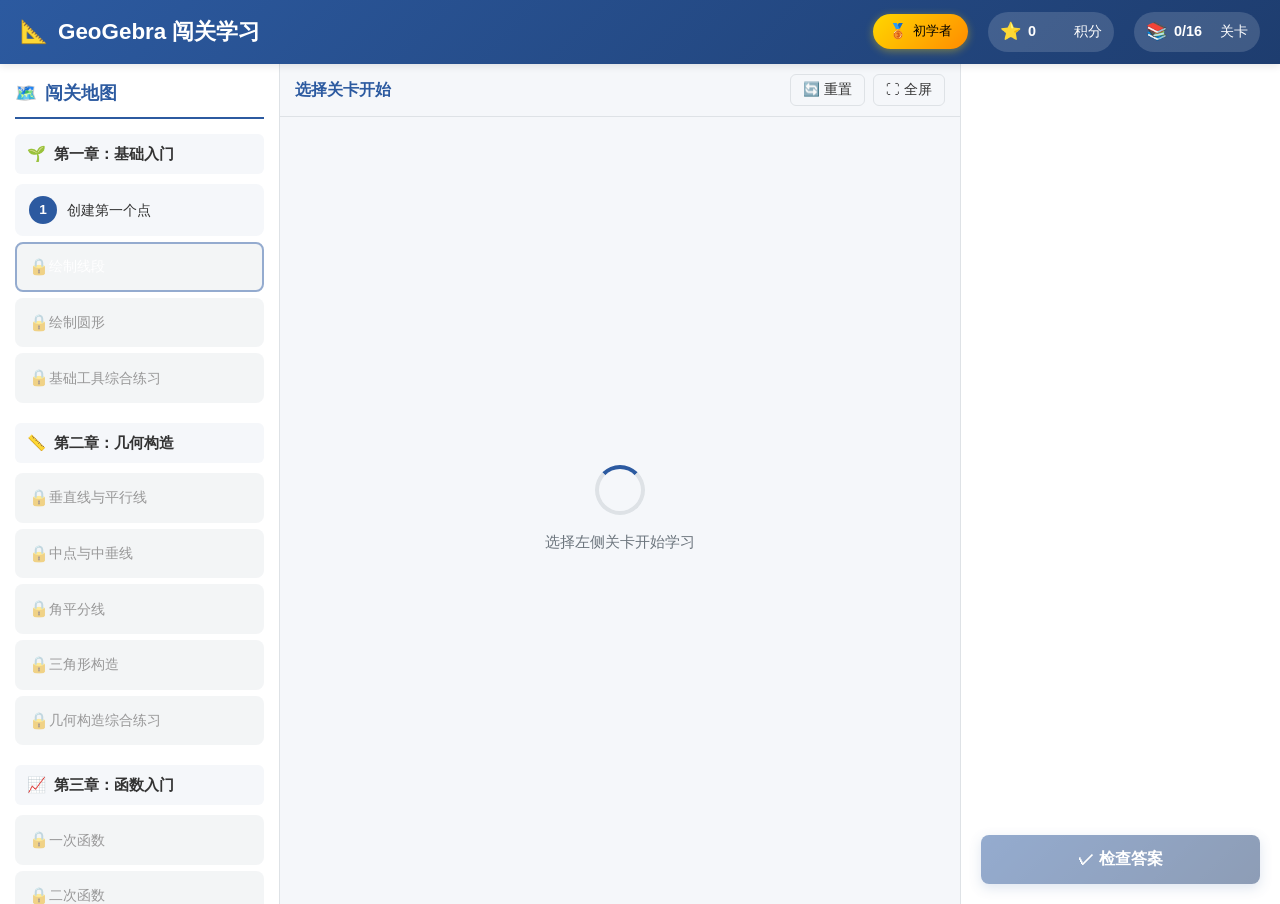
<file: index.html>
<!DOCTYPE html>
<html lang="zh-CN">
<head>
  <meta charset="UTF-8">
  <meta name="viewport" content="width=device-width, initial-scale=1.0">
  <title>GeoGebra 闯关学习 - 游戏化几何课堂</title>
  <link rel="stylesheet" href="css/style.css">
  <meta name="description" content="游戏化 GeoGebra 学习平台，闯关式学习，边玩边学几何知识">
  <meta name="theme-color" content="#2c5aa0">
  <link rel="manifest" href="manifest.json">
  <link rel="icon" href="data:image/svg+xml,<svg xmlns='http://www.w3.org/2000/svg' viewBox='0 0 100 100'><text y='.9em' font-size='90'>📐</text></svg>">
  <style>
    /* 考试系统风格配色 */
    :root {
      --primary-color: #2c5aa0;
      --primary-dark: #1e3d6f;
      --primary-light: #4a7bc9;
      --success-color: #28a745;
      --warning-color: #ffc107;
      --danger-color: #dc3545;
      --info-color: #17a2b8;
      --bg-color: #f5f7fa;
      --card-bg: #ffffff;
      --text-color: #333333;
      --text-muted: #6c757d;
      --border-color: #dee2e6;
      --shadow: 0 2px 8px rgba(0,0,0,0.1);
      --shadow-lg: 0 4px 16px rgba(0,0,0,0.15);
    }

    * {
      margin: 0;
      padding: 0;
      box-sizing: border-box;
    }

    body {
      font-family: 'Microsoft YaHei', 'PingFang SC', 'Helvetica Neue', Arial, sans-serif;
      background: var(--bg-color);
      color: var(--text-color);
      line-height: 1.6;
      overflow: hidden;
    }

    /* 顶部用户信息栏 */
    .header-bar {
      background: linear-gradient(135deg, var(--primary-color), var(--primary-dark));
      color: white;
      padding: 12px 20px;
      display: flex;
      justify-content: space-between;
      align-items: center;
      box-shadow: var(--shadow);
      z-index: 100;
      position: relative;
    }

    .header-bar h1 {
      font-size: 1.4em;
      font-weight: 600;
      display: flex;
      align-items: center;
      gap: 10px;
    }

    .user-stats {
      display: flex;
      gap: 20px;
      align-items: center;
    }

    .stat-badge {
      display: flex;
      align-items: center;
      gap: 6px;
      background: rgba(255,255,255,0.15);
      padding: 6px 12px;
      border-radius: 20px;
      font-size: 0.9em;
    }

    .stat-badge .icon {
      font-size: 1.2em;
    }

    .stat-badge .value {
      font-weight: 600;
      min-width: 40px;
    }

    .level-badge {
      background: linear-gradient(135deg, #ffd700, #ff8c00);
      color: #000;
      padding: 6px 16px;
      border-radius: 20px;
      font-weight: 600;
      font-size: 0.9em;
      display: flex;
      align-items: center;
      gap: 6px;
      box-shadow: 0 2px 8px rgba(255,215,0,0.4);
    }

    /* 主容器 */
    .container {
      display: grid;
      grid-template-columns: 280px 1fr 320px;
      grid-template-rows: 1fr;
      height: calc(100vh - 60px);
      gap: 0;
    }

    /* 左侧关卡面板 */
    .level-panel {
      background: var(--card-bg);
      border-right: 1px solid var(--border-color);
      overflow-y: auto;
      padding: 15px;
    }

    .panel-title {
      font-size: 1.1em;
      font-weight: 600;
      color: var(--primary-color);
      margin-bottom: 15px;
      padding-bottom: 10px;
      border-bottom: 2px solid var(--primary-color);
      display: flex;
      align-items: center;
      gap: 8px;
    }

    .chapter-section {
      margin-bottom: 20px;
    }

    .chapter-title {
      font-size: 0.95em;
      font-weight: 600;
      color: var(--text-color);
      background: var(--bg-color);
      padding: 8px 12px;
      border-radius: 6px;
      margin-bottom: 10px;
      display: flex;
      align-items: center;
      gap: 8px;
    }

    .level-list {
      list-style: none;
    }

    .level-item {
      display: flex;
      align-items: center;
      padding: 10px 12px;
      margin-bottom: 6px;
      background: var(--bg-color);
      border-radius: 8px;
      cursor: pointer;
      transition: all 0.2s;
      border: 2px solid transparent;
    }

    .level-item:hover {
      background: var(--primary-light);
      color: white;
      transform: translateX(4px);
    }

    .level-item.active {
      border-color: var(--primary-color);
      background: var(--primary-light);
      color: white;
    }

    .level-item.locked {
      opacity: 0.5;
      cursor: not-allowed;
      background: #e9ecef;
    }

    .level-item.locked:hover {
      transform: none;
      background: #e9ecef;
    }

    .level-number {
      width: 28px;
      height: 28px;
      border-radius: 50%;
      background: var(--primary-color);
      color: white;
      display: flex;
      align-items: center;
      justify-content: center;
      font-weight: 600;
      font-size: 0.85em;
      margin-right: 10px;
      flex-shrink: 0;
    }

    .level-item.locked .level-number {
      background: #adb5bd;
    }

    .level-info {
      flex: 1;
      min-width: 0;
    }

    .level-name {
      font-size: 0.9em;
      font-weight: 500;
      white-space: nowrap;
      overflow: hidden;
      text-overflow: ellipsis;
    }

    .level-stars {
      font-size: 0.75em;
      color: #ffc107;
      margin-top: 2px;
    }

    .level-item.locked .level-stars {
      color: #adb5bd;
    }

    .lock-icon {
      font-size: 1em;
      color: #adb5bd;
    }

    /* 中间 GeoGebra 区域 */
    .geogebra-area {
      background: #fff;
      position: relative;
      display: flex;
      flex-direction: column;
    }

    .geogebra-header {
      background: var(--bg-color);
      padding: 10px 15px;
      border-bottom: 1px solid var(--border-color);
      display: flex;
      justify-content: space-between;
      align-items: center;
    }

    .geogebra-title {
      font-weight: 600;
      color: var(--primary-color);
    }

    .geogebra-actions {
      display: flex;
      gap: 8px;
    }

    .ggb-btn {
      padding: 6px 12px;
      border: none;
      border-radius: 6px;
      cursor: pointer;
      font-size: 0.85em;
      font-weight: 500;
      transition: all 0.2s;
      display: flex;
      align-items: center;
      gap: 5px;
    }

    .ggb-btn-primary {
      background: var(--primary-color);
      color: white;
    }

    .ggb-btn-primary:hover {
      background: var(--primary-dark);
    }

    .ggb-btn-secondary {
      background: var(--bg-color);
      color: var(--text-color);
      border: 1px solid var(--border-color);
    }

    .ggb-btn-secondary:hover {
      background: var(--border-color);
    }

    #geogebra-container {
      flex: 1;
      min-height: 0;
      position: relative;
    }

    .ggb-loading {
      position: absolute;
      top: 0;
      left: 0;
      right: 0;
      bottom: 0;
      display: flex;
      flex-direction: column;
      align-items: center;
      justify-content: center;
      background: var(--bg-color);
      z-index: 10;
    }

    .spinner {
      width: 50px;
      height: 50px;
      border: 4px solid var(--border-color);
      border-top-color: var(--primary-color);
      border-radius: 50%;
      animation: spin 1s linear infinite;
    }

    @keyframes spin {
      to { transform: rotate(360deg); }
    }

    .loading-text {
      margin-top: 15px;
      color: var(--text-muted);
      font-size: 0.95em;
    }

    /* 右侧任务面板 */
    .task-panel {
      background: var(--card-bg);
      border-left: 1px solid var(--border-color);
      overflow-y: auto;
      padding: 20px;
      display: flex;
      flex-direction: column;
    }

    .task-header {
      margin-bottom: 20px;
    }

    .task-chapter {
      font-size: 0.85em;
      color: var(--text-muted);
      text-transform: uppercase;
      letter-spacing: 1px;
      margin-bottom: 5px;
    }

    .task-title {
      font-size: 1.3em;
      font-weight: 600;
      color: var(--primary-color);
      margin-bottom: 10px;
    }

    .task-progress {
      display: flex;
      align-items: center;
      gap: 10px;
      font-size: 0.9em;
      color: var(--text-muted);
    }

    .progress-dots {
      display: flex;
      gap: 4px;
    }

    .progress-dot {
      width: 10px;
      height: 10px;
      border-radius: 50%;
      background: var(--border-color);
      transition: all 0.3s;
    }

    .progress-dot.active {
      background: var(--primary-color);
      transform: scale(1.2);
    }

    .progress-dot.completed {
      background: var(--success-color);
    }

    .task-instruction {
      background: linear-gradient(135deg, #f8f9fa, #e9ecef);
      padding: 15px;
      border-radius: 8px;
      border-left: 4px solid var(--primary-color);
      margin-bottom: 20px;
      font-size: 0.95em;
      line-height: 1.7;
    }

    .task-instruction strong {
      color: var(--primary-color);
    }

    .feedback-section {
      margin-bottom: 20px;
      min-height: 60px;
    }

    .feedback {
      padding: 12px 15px;
      border-radius: 8px;
      font-weight: 500;
      display: flex;
      align-items: center;
      gap: 10px;
      animation: slideIn 0.3s ease;
    }

    @keyframes slideIn {
      from {
        opacity: 0;
        transform: translateY(-10px);
      }
      to {
        opacity: 1;
        transform: translateY(0);
      }
    }

    .feedback.success {
      background: #d4edda;
      color: #155724;
      border: 1px solid #c3e6cb;
    }

    .feedback.error {
      background: #f8d7da;
      color: #721c24;
      border: 1px solid #f5c6cb;
    }

    .feedback.hint {
      background: #fff3cd;
      color: #856404;
      border: 1px solid #ffeeba;
    }

    .hint-section {
      background: var(--bg-color);
      padding: 15px;
      border-radius: 8px;
      margin-bottom: 20px;
    }

    .hint-title {
      font-size: 0.95em;
      font-weight: 600;
      color: var(--primary-color);
      margin-bottom: 10px;
      display: flex;
      align-items: center;
      gap: 6px;
    }

    .hint-buttons {
      display: flex;
      flex-direction: column;
      gap: 8px;
    }

    .hint-btn {
      padding: 10px 15px;
      border: 2px solid var(--border-color);
      background: white;
      border-radius: 8px;
      cursor: pointer;
      font-size: 0.9em;
      font-weight: 500;
      transition: all 0.2s;
      text-align: left;
      display: flex;
      align-items: center;
      gap: 10px;
    }

    .hint-btn:hover:not(:disabled) {
      border-color: var(--primary-color);
      background: var(--bg-color);
    }

    .hint-btn:disabled {
      opacity: 0.5;
      cursor: not-allowed;
      background: var(--bg-color);
    }

    .hint-btn.used {
      border-color: var(--success-color);
      background: #d4edda;
      color: #155724;
    }

    .hint-cost {
      margin-left: auto;
      font-size: 0.85em;
      color: var(--warning-color);
      font-weight: 600;
    }

    .action-buttons {
      margin-top: auto;
      display: flex;
      flex-direction: column;
      gap: 10px;
    }

    .btn {
      padding: 14px 20px;
      border: none;
      border-radius: 8px;
      cursor: pointer;
      font-size: 1em;
      font-weight: 600;
      transition: all 0.2s;
      display: flex;
      align-items: center;
      justify-content: center;
      gap: 8px;
    }

    .btn:disabled {
      opacity: 0.5;
      cursor: not-allowed;
    }

    .btn-primary {
      background: linear-gradient(135deg, var(--primary-color), var(--primary-dark));
      color: white;
      box-shadow: 0 4px 12px rgba(44,90,160,0.3);
    }

    .btn-primary:hover:not(:disabled) {
      transform: translateY(-2px);
      box-shadow: 0 6px 16px rgba(44,90,160,0.4);
    }

    .btn-success {
      background: linear-gradient(135deg, var(--success-color), #1e7e34);
      color: white;
    }

    .btn-warning {
      background: linear-gradient(135deg, var(--warning-color), #e0a800);
      color: #000;
    }

    /* 模态框 */
    .modal {
      display: none;
      position: fixed;
      top: 0;
      left: 0;
      right: 0;
      bottom: 0;
      background: rgba(0,0,0,0.6);
      z-index: 1000;
      align-items: center;
      justify-content: center;
    }

    .modal.show {
      display: flex;
      animation: fadeIn 0.3s ease;
    }

    @keyframes fadeIn {
      from { opacity: 0; }
      to { opacity: 1; }
    }

    .modal-content {
      background: white;
      padding: 40px;
      border-radius: 16px;
      max-width: 500px;
      width: 90%;
      text-align: center;
      box-shadow: var(--shadow-lg);
      animation: scaleIn 0.3s ease;
    }

    @keyframes scaleIn {
      from {
        opacity: 0;
        transform: scale(0.9);
      }
      to {
        opacity: 1;
        transform: scale(1);
      }
    }

    .modal-title {
      font-size: 1.8em;
      font-weight: 600;
      color: var(--primary-color);
      margin-bottom: 20px;
    }

    .modal-stars {
      font-size: 3em;
      margin-bottom: 20px;
    }

    .modal-score {
      font-size: 1.5em;
      color: var(--primary-color);
      font-weight: 600;
      margin-bottom: 15px;
    }

    .modal-message {
      font-size: 1.1em;
      color: var(--text-muted);
      margin-bottom: 25px;
      line-height: 1.6;
    }

    /* 升级动画 */
    .level-up-animation {
      position: fixed;
      top: 50%;
      left: 50%;
      transform: translate(-50%, -50%);
      z-index: 2000;
      text-align: center;
      pointer-events: none;
    }

    .level-up-text {
      font-size: 3em;
      font-weight: 700;
      color: #ffd700;
      text-shadow: 0 4px 16px rgba(255,215,0,0.5);
      animation: levelUpBounce 0.8s ease;
    }

    @keyframes levelUpBounce {
      0% { transform: scale(0); opacity: 0; }
      50% { transform: scale(1.2); opacity: 1; }
      100% { transform: scale(1); opacity: 1; }
    }

    /* 滚动条样式 */
    ::-webkit-scrollbar {
      width: 8px;
      height: 8px;
    }

    ::-webkit-scrollbar-track {
      background: var(--bg-color);
    }

    ::-webkit-scrollbar-thumb {
      background: var(--border-color);
      border-radius: 4px;
    }

    ::-webkit-scrollbar-thumb:hover {
      background: var(--text-muted);
    }

    /* 响应式 */
    @media (max-width: 1200px) {
      .container {
        grid-template-columns: 240px 1fr 280px;
      }
    }

    @media (max-width: 992px) {
      .container {
        grid-template-columns: 1fr;
        grid-template-rows: auto 400px auto;
        height: auto;
        overflow-y: auto;
      }

      .level-panel,
      .task-panel {
        max-height: 300px;
      }
    }
  </style>
</head>
<body>
  <!-- 顶部用户信息栏 -->
  <header class="header-bar">
    <h1>
      <span>📐</span>
      <span>GeoGebra 闯关学习</span>
    </h1>
    <div class="user-stats">
      <div class="level-badge" id="user-level">
        <span class="icon">🏅</span>
        <span class="level-name">初学者</span>
      </div>
      <div class="stat-badge">
        <span class="icon">⭐</span>
        <span class="value" id="user-score">0</span>
        <span>积分</span>
      </div>
      <div class="stat-badge">
        <span class="icon">📚</span>
        <span class="value" id="user-progress">0/20</span>
        <span>关卡</span>
      </div>
    </div>
  </header>

  <!-- 主容器 -->
  <div class="container">
    <!-- 左侧关卡面板 -->
    <aside class="level-panel">
      <div class="panel-title">
        <span>🗺️</span>
        <span>闯关地图</span>
      </div>
      <div id="level-list">
        <div style="text-align:center;padding:40px;color:#999;">
          <div class="spinner" style="width:30px;height:30px;margin:0 auto 15px;"></div>
          <div>正在加载关卡...</div>
        </div>
      </div>
    </aside>

    <!-- 中间 GeoGebra 区域 -->
    <main class="geogebra-area">
      <div class="geogebra-header">
        <div class="geogebra-title" id="current-level-title">选择关卡开始</div>
        <div class="geogebra-actions">
          <button class="ggb-btn ggb-btn-secondary" onclick="app.resetGeoGebra()" title="重置画布">
            🔄 重置
          </button>
          <button class="ggb-btn ggb-btn-secondary" onclick="app.toggleFullscreen()" title="全屏">
            ⛶ 全屏
          </button>
        </div>
      </div>
      <div id="geogebra-container">
        <div class="ggb-loading">
          <div class="spinner"></div>
          <div class="loading-text">选择左侧关卡开始学习</div>
        </div>
      </div>
    </main>

    <!-- 右侧任务面板 -->
    <aside class="task-panel">
      <div class="task-header" id="task-header" style="display:none;">
        <div class="task-chapter" id="task-chapter">第一章</div>
        <div class="task-title" id="task-title">任务标题</div>
        <div class="task-progress">
          <div class="progress-dots" id="progress-dots"></div>
          <span id="task-progress-text">1/3</span>
        </div>
      </div>

      <div class="task-instruction" id="task-instruction" style="display:none;">
        任务说明内容
      </div>

      <div class="feedback-section" id="feedback-section"></div>

      <div class="hint-section" id="hint-section" style="display:none;">
        <div class="hint-title">💡 提示</div>
        <div class="hint-buttons" id="hint-buttons"></div>
      </div>

      <div class="action-buttons">
        <button class="btn btn-primary" id="check-btn" disabled onclick="app.checkAnswer()">
          ✓ 检查答案
        </button>
        <button class="btn btn-success" id="next-btn" style="display:none;" onclick="app.nextTask()">
          ➜ 下一关
        </button>
      </div>
    </aside>
  </div>

  <!-- 完成模态框 -->
  <div class="modal" id="completion-modal">
    <div class="modal-content">
      <div class="modal-title" id="modal-title">🎉 关卡完成！</div>
      <div class="modal-stars" id="modal-stars">⭐⭐⭐</div>
      <div class="modal-score" id="modal-score">得分：100</div>
      <div class="modal-message" id="modal-message">太棒了！继续加油！</div>
      <button class="btn btn-primary" onclick="app.closeModal()" style="margin:0 auto;">
        ✓ 继续闯关
      </button>
    </div>
  </div>

  <!-- 升级动画 -->
  <div class="level-up-animation" id="level-up-animation" style="display:none;">
    <div class="level-up-text">🎉 升级啦！</div>
  </div>

  <!-- JavaScript -->
  <script src="js/geogebra-safe-api.js"></script>
  <script src="js/app.js"></script>

  <script>
    // 离线检测
    window.addEventListener('online', () => {
      console.log('网络已连接');
    });

    window.addEventListener('offline', () => {
      console.log('网络已断开 - 离线模式可用');
    });
  </script>
</body>
</html>
</file>
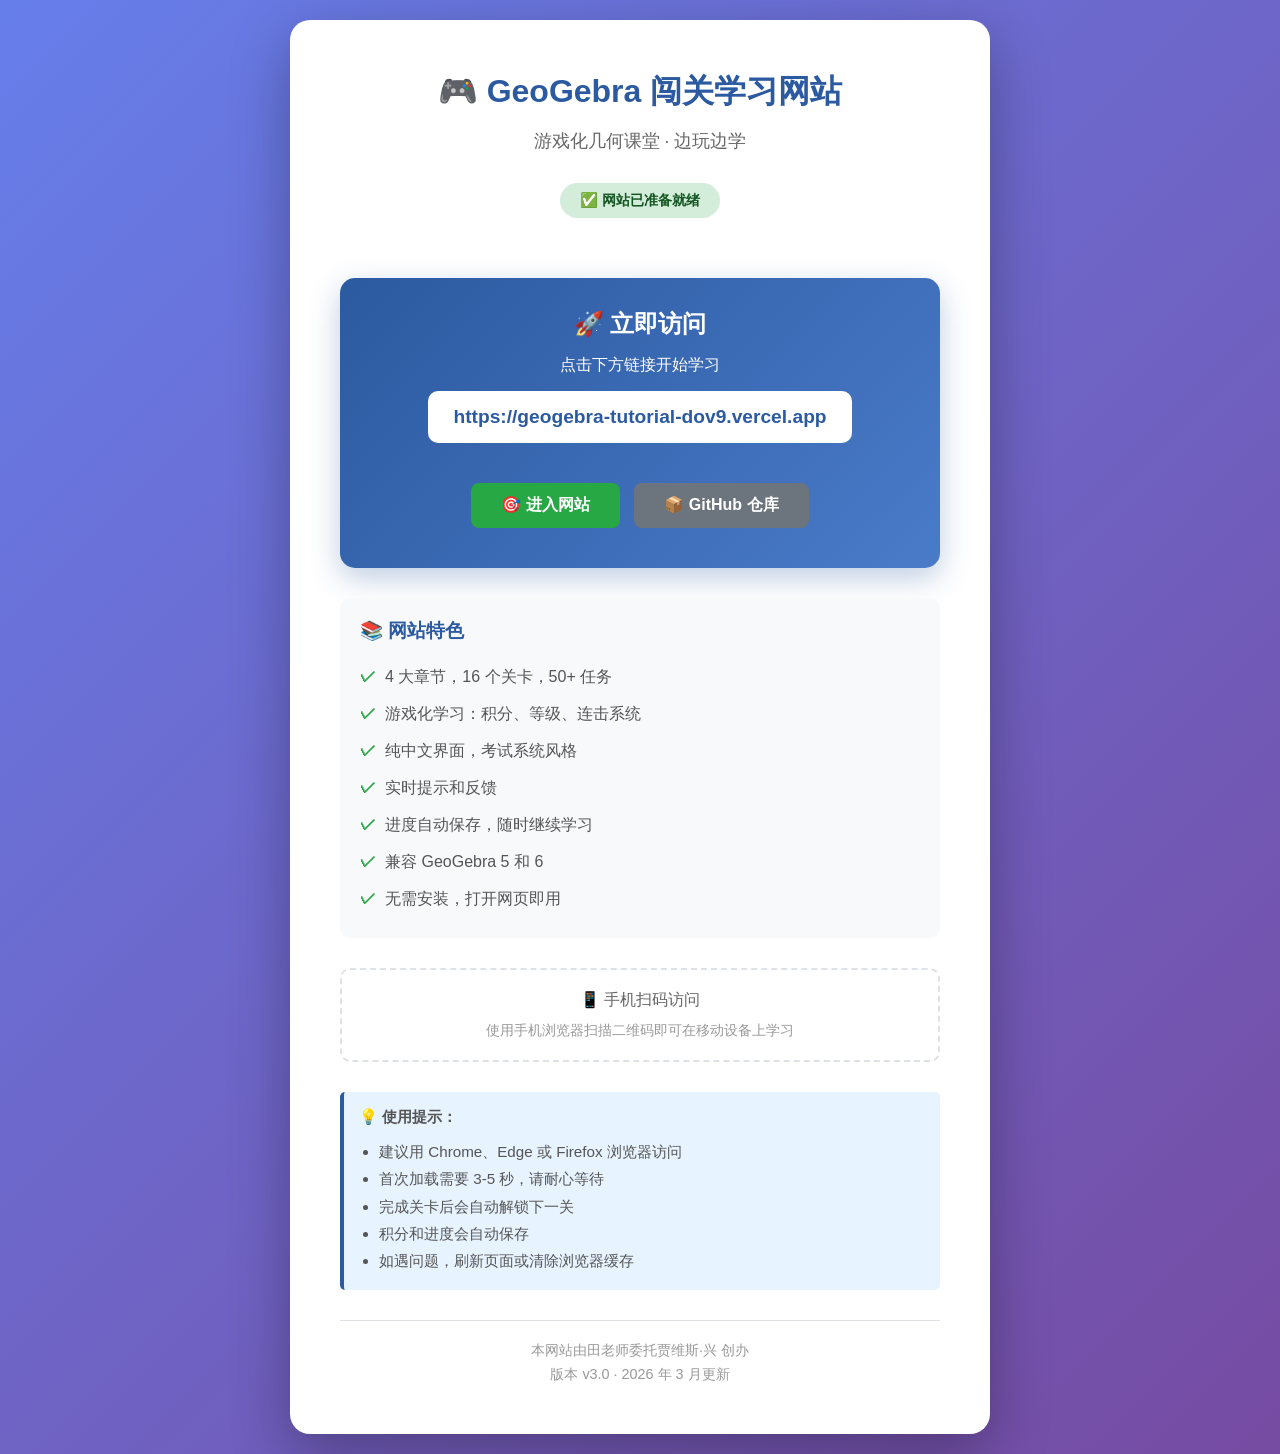
<file: index-access.html>
<!DOCTYPE html>
<html lang="zh-CN">
<head>
  <meta charset="UTF-8">
  <meta name="viewport" content="width=device-width, initial-scale=1.0">
  <title>GeoGebra 闯关学习网站 - 访问入口</title>
  <style>
    * { margin: 0; padding: 0; box-sizing: border-box; }
    body {
      font-family: 'Microsoft YaHei', 'PingFang SC', sans-serif;
      background: linear-gradient(135deg, #667eea 0%, #764ba2 100%);
      min-height: 100vh;
      display: flex;
      align-items: center;
      justify-content: center;
      padding: 20px;
    }
    .container {
      background: white;
      border-radius: 20px;
      padding: 50px;
      max-width: 700px;
      width: 100%;
      box-shadow: 0 20px 60px rgba(0,0,0,0.3);
      text-align: center;
    }
    h1 {
      font-size: 2em;
      color: #2c5aa0;
      margin-bottom: 15px;
    }
    .subtitle {
      font-size: 1.1em;
      color: #666;
      margin-bottom: 30px;
    }
    .status {
      display: inline-block;
      padding: 8px 20px;
      border-radius: 20px;
      font-size: 0.9em;
      font-weight: 600;
      margin-bottom: 30px;
    }
    .status.ready {
      background: #d4edda;
      color: #155724;
    }
    .status.deploying {
      background: #fff3cd;
      color: #856404;
    }
    .access-card {
      background: linear-gradient(135deg, #2c5aa0, #4a7bc9);
      color: white;
      padding: 30px;
      border-radius: 15px;
      margin: 30px 0;
      box-shadow: 0 10px 30px rgba(44,90,160,0.3);
    }
    .access-card h2 {
      font-size: 1.5em;
      margin-bottom: 15px;
    }
    .access-link {
      background: white;
      color: #2c5aa0;
      padding: 15px 25px;
      border-radius: 10px;
      font-size: 1.2em;
      font-weight: 600;
      text-decoration: none;
      display: inline-block;
      margin: 15px 0;
      transition: all 0.3s;
      word-break: break-all;
    }
    .access-link:hover {
      transform: translateY(-2px);
      box-shadow: 0 5px 20px rgba(255,255,255,0.3);
    }
    .features {
      text-align: left;
      margin: 30px 0;
      padding: 20px;
      background: #f8f9fa;
      border-radius: 10px;
    }
    .features h3 {
      color: #2c5aa0;
      margin-bottom: 15px;
    }
    .features ul {
      list-style: none;
      padding-left: 0;
    }
    .features li {
      padding: 8px 0;
      padding-left: 25px;
      position: relative;
      color: #555;
    }
    .features li::before {
      content: "✓";
      position: absolute;
      left: 0;
      color: #28a745;
      font-weight: 700;
    }
    .qr-section {
      margin: 30px 0;
      padding: 20px;
      background: #fff;
      border: 2px dashed #dee2e6;
      border-radius: 10px;
    }
    .btn {
      display: inline-block;
      padding: 12px 30px;
      background: #28a745;
      color: white;
      text-decoration: none;
      border-radius: 8px;
      font-weight: 600;
      margin: 10px 5px;
      transition: all 0.3s;
    }
    .btn:hover {
      background: #218838;
      transform: translateY(-2px);
    }
    .btn-secondary {
      background: #6c757d;
    }
    .btn-secondary:hover {
      background: #5a6268;
    }
    .note {
      margin-top: 20px;
      padding: 15px;
      background: #e7f3ff;
      border-left: 4px solid #2c5aa0;
      border-radius: 5px;
      text-align: left;
      font-size: 0.95em;
      color: #555;
    }
    .footer {
      margin-top: 30px;
      padding-top: 20px;
      border-top: 1px solid #dee2e6;
      color: #999;
      font-size: 0.9em;
    }
  </style>
</head>
<body>
  <div class="container">
    <h1>🎮 GeoGebra 闯关学习网站</h1>
    <p class="subtitle">游戏化几何课堂 · 边玩边学</p>
    
    <div class="status ready">✅ 网站已准备就绪</div>
    
    <div class="access-card">
      <h2>🚀 立即访问</h2>
      <p>点击下方链接开始学习</p>
      <a href="https://geogebra-tutorial-dov9.vercel.app" class="access-link" target="_blank">
        https://geogebra-tutorial-dov9.vercel.app
      </a>
      <div style="margin-top: 15px;">
        <a href="https://geogebra-tutorial-dov9.vercel.app" class="btn" target="_blank">
          🎯 进入网站
        </a>
        <a href="https://github.com/Hcyztyx/geogebra-tutorial" class="btn btn-secondary" target="_blank">
          📦 GitHub 仓库
        </a>
      </div>
    </div>
    
    <div class="features">
      <h3>📚 网站特色</h3>
      <ul>
        <li>4 大章节，16 个关卡，50+ 任务</li>
        <li>游戏化学习：积分、等级、连击系统</li>
        <li>纯中文界面，考试系统风格</li>
        <li>实时提示和反馈</li>
        <li>进度自动保存，随时继续学习</li>
        <li>兼容 GeoGebra 5 和 6</li>
        <li>无需安装，打开网页即用</li>
      </ul>
    </div>
    
    <div class="qr-section">
      <p style="color: #666; margin-bottom: 10px;">📱 手机扫码访问</p>
      <div style="font-size: 0.9em; color: #999;">
        使用手机浏览器扫描二维码即可在移动设备上学习
      </div>
    </div>
    
    <div class="note">
      <strong>💡 使用提示：</strong>
      <ul style="margin-top: 10px; padding-left: 20px; line-height: 1.8;">
        <li>建议用 Chrome、Edge 或 Firefox 浏览器访问</li>
        <li>首次加载需要 3-5 秒，请耐心等待</li>
        <li>完成关卡后会自动解锁下一关</li>
        <li>积分和进度会自动保存</li>
        <li>如遇问题，刷新页面或清除浏览器缓存</li>
      </ul>
    </div>
    
    <div class="footer">
      <p>本网站由田老师委托贾维斯·兴 创办</p>
      <p style="margin-top: 5px;">版本 v3.0 · 2026 年 3 月更新</p>
    </div>
  </div>
</body>
</html>
</file>
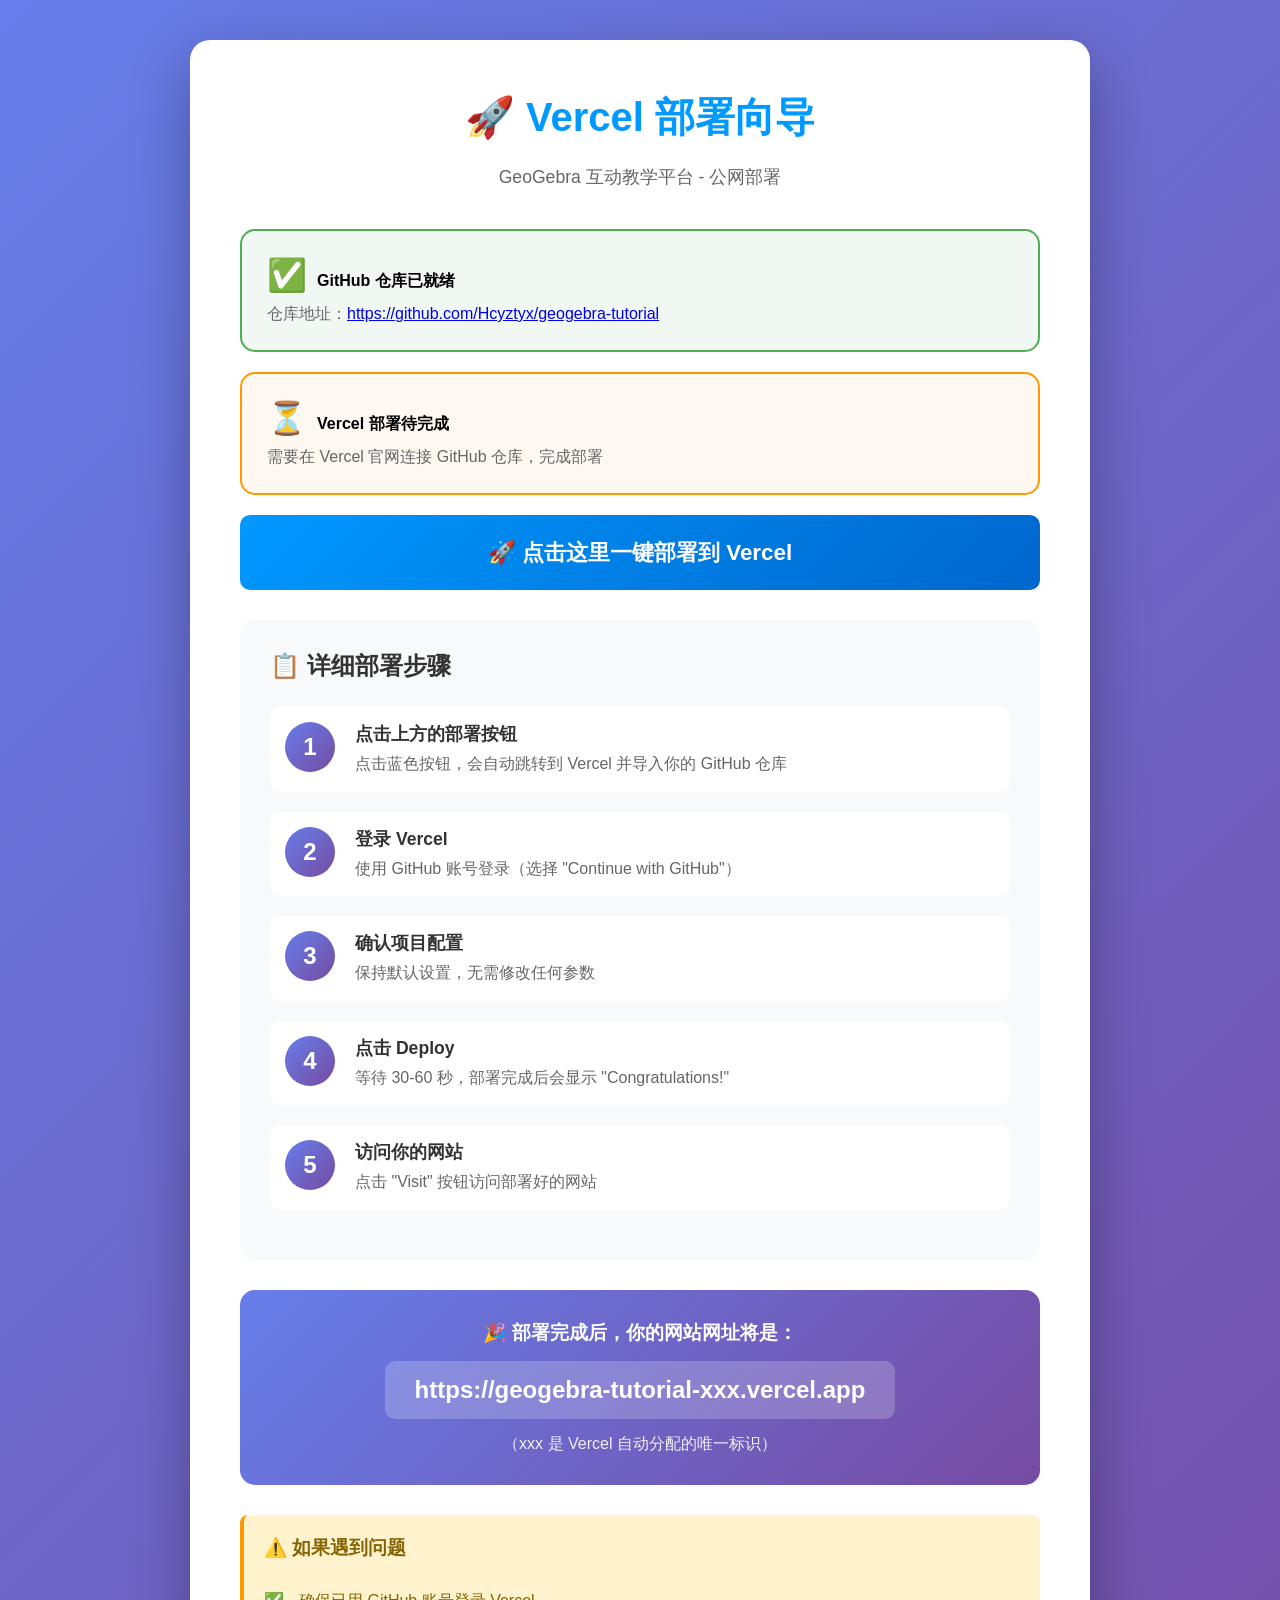
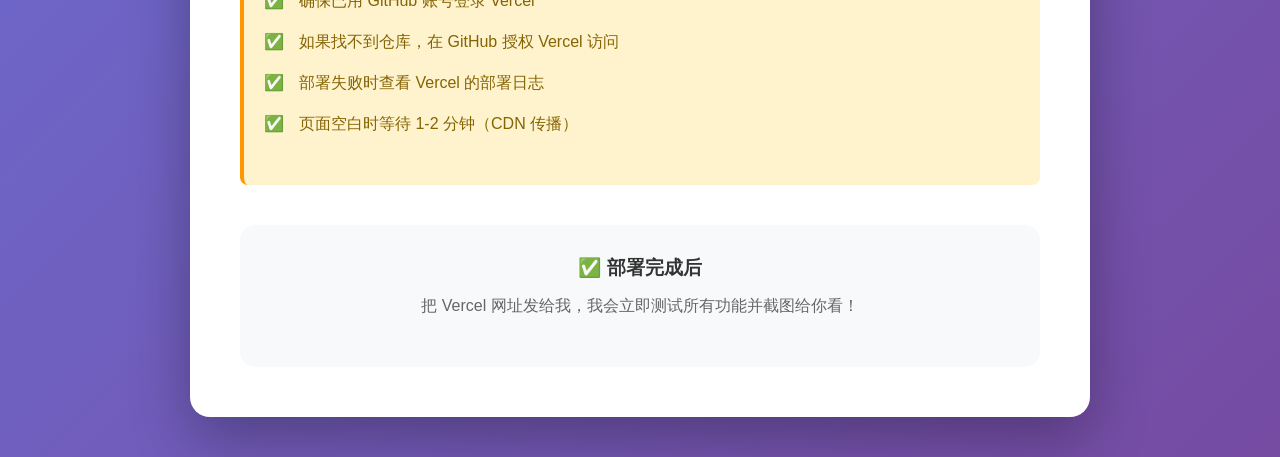
<file: 一键部署.html>
<!DOCTYPE html>
<html lang="zh-CN">
<head>
    <meta charset="UTF-8">
    <meta name="viewport" content="width=device-width, initial-scale=1.0">
    <title>Vercel 部署 - 一键完成</title>
    <style>
        * { margin: 0; padding: 0; box-sizing: border-box; }
        body {
            font-family: 'Microsoft YaHei', Arial, sans-serif;
            background: linear-gradient(135deg, #667eea 0%, #764ba2 100%);
            min-height: 100vh;
            padding: 40px 20px;
        }
        .container {
            max-width: 900px;
            margin: 0 auto;
            background: white;
            border-radius: 20px;
            padding: 50px;
            box-shadow: 0 20px 60px rgba(0,0,0,0.3);
        }
        h1 {
            color: #0099FF;
            text-align: center;
            margin-bottom: 20px;
            font-size: 2.5em;
        }
        .subtitle {
            text-align: center;
            color: #666;
            margin-bottom: 40px;
            font-size: 1.1em;
        }
        .status-card {
            border: 2px solid #e0e0e0;
            border-radius: 15px;
            padding: 25px;
            margin: 20px 0;
        }
        .status-card.success {
            border-color: #4CAF50;
            background: #f1f8f4;
        }
        .status-card.warning {
            border-color: #FF9800;
            background: #fff8f0;
        }
        .status-icon {
            font-size: 2em;
            margin-right: 10px;
        }
        .btn {
            display: inline-block;
            background: linear-gradient(135deg, #0099FF 0%, #0066CC 100%);
            color: white;
            padding: 18px 40px;
            border-radius: 10px;
            text-decoration: none;
            font-weight: bold;
            font-size: 1.2em;
            margin: 20px 0;
            transition: all 0.3s;
            text-align: center;
            display: block;
        }
        .btn:hover {
            transform: translateY(-3px);
            box-shadow: 0 10px 30px rgba(0, 153, 255, 0.4);
        }
        .btn-large {
            font-size: 1.4em;
            padding: 22px 50px;
        }
        .steps {
            background: #f8f9fa;
            border-radius: 15px;
            padding: 30px;
            margin: 30px 0;
        }
        .step {
            display: flex;
            align-items: flex-start;
            margin: 20px 0;
            padding: 15px;
            background: white;
            border-radius: 10px;
        }
        .step-number {
            display: flex;
            align-items: center;
            justify-content: center;
            width: 50px;
            height: 50px;
            background: linear-gradient(135deg, #667eea 0%, #764ba2 100%);
            color: white;
            border-radius: 50%;
            font-size: 1.5em;
            font-weight: bold;
            margin-right: 20px;
            flex-shrink: 0;
        }
        .step-content {
            flex: 1;
        }
        .step-title {
            font-weight: bold;
            font-size: 1.1em;
            margin-bottom: 5px;
            color: #333;
        }
        .step-desc {
            color: #666;
            line-height: 1.6;
        }
        .checklist {
            list-style: none;
            margin: 20px 0;
        }
        .checklist li {
            padding: 10px 0;
            padding-left: 35px;
            position: relative;
        }
        .checklist li:before {
            content: "✅";
            position: absolute;
            left: 0;
        }
        .warning-box {
            background: #fff3cd;
            border-left: 4px solid #FF9800;
            padding: 20px;
            border-radius: 8px;
            margin: 20px 0;
        }
        .code {
            background: #2d2d2d;
            color: #f8f8f2;
            padding: 15px;
            border-radius: 8px;
            font-family: 'Courier New', monospace;
            margin: 15px 0;
            overflow-x: auto;
        }
        .final-url {
            background: linear-gradient(135deg, #667eea 0%, #764ba2 100%);
            color: white;
            padding: 30px;
            border-radius: 15px;
            text-align: center;
            margin: 30px 0;
        }
        .final-url h3 {
            margin-bottom: 15px;
        }
        .final-url .url {
            font-size: 1.5em;
            font-weight: bold;
            background: rgba(255,255,255,0.2);
            padding: 15px 30px;
            border-radius: 10px;
            display: inline-block;
        }
    </style>
</head>
<body>
    <div class="container">
        <h1>🚀 Vercel 部署向导</h1>
        <p class="subtitle">GeoGebra 互动教学平台 - 公网部署</p>

        <!-- 状态检查 -->
        <div class="status-card success">
            <div><span class="status-icon">✅</span><strong>GitHub 仓库已就绪</strong></div>
            <p style="margin-top: 10px; color: #666;">
                仓库地址：<a href="https://github.com/Hcyztyx/geogebra-tutorial" target="_blank">https://github.com/Hcyztyx/geogebra-tutorial</a>
            </p>
        </div>

        <div class="status-card warning">
            <div><span class="status-icon">⏳</span><strong>Vercel 部署待完成</strong></div>
            <p style="margin-top: 10px; color: #666;">
                需要在 Vercel 官网连接 GitHub 仓库，完成部署
            </p>
        </div>

        <!-- 一键部署按钮 -->
        <a href="https://vercel.com/new/clone?repository-url=https://github.com/Hcyztyx/geogebra-tutorial" 
           class="btn btn-large" 
           target="_blank">
            🚀 点击这里一键部署到 Vercel
        </a>

        <!-- 详细步骤 -->
        <div class="steps">
            <h2 style="margin-bottom: 25px; color: #333;">📋 详细部署步骤</h2>
            
            <div class="step">
                <div class="step-number">1</div>
                <div class="step-content">
                    <div class="step-title">点击上方的部署按钮</div>
                    <div class="step-desc">点击蓝色按钮，会自动跳转到 Vercel 并导入你的 GitHub 仓库</div>
                </div>
            </div>

            <div class="step">
                <div class="step-number">2</div>
                <div class="step-content">
                    <div class="step-title">登录 Vercel</div>
                    <div class="step-desc">使用 GitHub 账号登录（选择 "Continue with GitHub"）</div>
                </div>
            </div>

            <div class="step">
                <div class="step-number">3</div>
                <div class="step-content">
                    <div class="step-title">确认项目配置</div>
                    <div class="step-desc">保持默认设置，无需修改任何参数</div>
                </div>
            </div>

            <div class="step">
                <div class="step-number">4</div>
                <div class="step-content">
                    <div class="step-title">点击 Deploy</div>
                    <div class="step-desc">等待 30-60 秒，部署完成后会显示 "Congratulations!"</div>
                </div>
            </div>

            <div class="step">
                <div class="step-number">5</div>
                <div class="step-content">
                    <div class="step-title">访问你的网站</div>
                    <div class="step-desc">点击 "Visit" 按钮访问部署好的网站</div>
                </div>
            </div>
        </div>

        <!-- 最终网址 -->
        <div class="final-url">
            <h3>🎉 部署完成后，你的网站网址将是：</h3>
            <div class="url">https://geogebra-tutorial-xxx.vercel.app</div>
            <p style="margin-top: 15px; opacity: 0.9;">（xxx 是 Vercel 自动分配的唯一标识）</p>
        </div>

        <!-- 检查清单 -->
        <div class="warning-box">
            <h3 style="margin-bottom: 15px; color: #856404;">⚠️ 如果遇到问题</h3>
            <ul class="checklist" style="color: #856404;">
                <li>确保已用 GitHub 账号登录 Vercel</li>
                <li>如果找不到仓库，在 GitHub 授权 Vercel 访问</li>
                <li>部署失败时查看 Vercel 的部署日志</li>
                <li>页面空白时等待 1-2 分钟（CDN 传播）</li>
            </ul>
        </div>

        <!-- 完成后的操作 -->
        <div style="text-align: center; margin-top: 40px; padding: 30px; background: #f8f9fa; border-radius: 15px;">
            <h3 style="color: #333; margin-bottom: 15px;">✅ 部署完成后</h3>
            <p style="color: #666; margin-bottom: 20px;">
                把 Vercel 网址发给我，我会立即测试所有功能并截图给你看！
            </p>
        </div>
    </div>
</body>
</html>
</file>
<file: css/style.css>
/**
 * GeoGebra 闯关学习网站 - 样式文件
 * 考试系统风格 - 简洁清晰
 */

/* 已在内联样式中定义主要样式，此文件用于补充和扩展 */

/* GeoGebra 容器覆盖样式 */
#geogebra-container .geogebra-container {
  width: 100% !important;
  height: 100% !important;
}

/* 任务完成动画 */
.task-complete {
  animation: pulse 0.5s ease;
}

@keyframes pulse {
  0%, 100% { transform: scale(1); }
  50% { transform: scale(1.02); }
}

/* 连击效果 */
.combo-effect {
  position: fixed;
  top: 100px;
  right: 20px;
  background: linear-gradient(135deg, #ffd700, #ff8c00);
  color: #000;
  padding: 15px 25px;
  border-radius: 12px;
  font-weight: 700;
  font-size: 1.2em;
  box-shadow: 0 4px 16px rgba(255,215,0,0.4);
  z-index: 1500;
  animation: comboSlide 0.5s ease, comboFade 2s ease 1s forwards;
}

@keyframes comboSlide {
  from {
    transform: translateX(100%);
    opacity: 0;
  }
  to {
    transform: translateX(0);
    opacity: 1;
  }
}

@keyframes comboFade {
  to {
    opacity: 0;
    transform: translateY(-20px);
  }
}

/* 分数增加动画 */
.score-increase {
  position: absolute;
  color: var(--success-color);
  font-weight: 700;
  font-size: 1.5em;
  animation: scoreFloat 1s ease forwards;
  pointer-events: none;
}

@keyframes scoreFloat {
  0% {
    opacity: 1;
    transform: translateY(0) scale(1);
  }
  100% {
    opacity: 0;
    transform: translateY(-50px) scale(1.5);
  }
}

/* 工具提示 */
.tooltip {
  position: relative;
}

.tooltip::after {
  content: attr(data-tooltip);
  position: absolute;
  bottom: 100%;
  left: 50%;
  transform: translateX(-50%);
  background: #333;
  color: white;
  padding: 6px 12px;
  border-radius: 6px;
  font-size: 0.85em;
  white-space: nowrap;
  opacity: 0;
  pointer-events: none;
  transition: all 0.2s;
  margin-bottom: 8px;
}

.tooltip:hover::after {
  opacity: 1;
}

/* 加载骨架屏 */
.skeleton {
  background: linear-gradient(90deg, #f0f0f0 25%, #e0e0e0 50%, #f0f0f0 75%);
  background-size: 200% 100%;
  animation: skeleton-loading 1.5s infinite;
  border-radius: 4px;
}

@keyframes skeleton-loading {
  0% { background-position: 200% 0; }
  100% { background-position: -200% 0; }
}

/* 空状态 */
.empty-state {
  text-align: center;
  padding: 60px 20px;
  color: var(--text-muted);
}

.empty-state .icon {
  font-size: 4em;
  margin-bottom: 20px;
  opacity: 0.5;
}

.empty-state .title {
  font-size: 1.2em;
  font-weight: 600;
  margin-bottom: 10px;
  color: var(--text-color);
}

.empty-state .desc {
  font-size: 0.95em;
  line-height: 1.6;
}

/* 成就徽章 */
.achievement-badge {
  display: inline-flex;
  align-items: center;
  gap: 6px;
  background: linear-gradient(135deg, #ffd700, #ff8c00);
  color: #000;
  padding: 8px 16px;
  border-radius: 20px;
  font-weight: 600;
  font-size: 0.9em;
  box-shadow: 0 4px 12px rgba(255,215,0,0.3);
}

/* 进度条动画 */
.progress-bar {
  background: var(--border-color);
  border-radius: 10px;
  height: 10px;
  overflow: hidden;
}

.progress-fill {
  height: 100%;
  background: linear-gradient(90deg, var(--primary-color), var(--primary-light));
  border-radius: 10px;
  transition: width 0.5s ease;
  display: flex;
  align-items: center;
  justify-content: flex-end;
  padding-right: 8px;
  font-size: 0.75em;
  color: white;
  font-weight: 600;
}

/* 按钮加载状态 */
.btn-loading {
  position: relative;
  color: transparent !important;
  pointer-events: none;
}

.btn-loading::after {
  content: '';
  position: absolute;
  width: 16px;
  height: 16px;
  top: 50%;
  left: 50%;
  margin-top: -8px;
  margin-left: -8px;
  border: 2px solid rgba(255,255,255,0.3);
  border-top-color: white;
  border-radius: 50%;
  animation: spin 0.8s linear infinite;
}

/* 通知 toast */
.toast {
  position: fixed;
  bottom: 20px;
  right: 20px;
  background: white;
  padding: 15px 20px;
  border-radius: 8px;
  box-shadow: var(--shadow-lg);
  display: flex;
  align-items: center;
  gap: 12px;
  z-index: 3000;
  animation: toastSlide 0.3s ease;
  max-width: 350px;
}

@keyframes toastSlide {
  from {
    transform: translateX(100%);
    opacity: 0;
  }
  to {
    transform: translateX(0);
    opacity: 1;
  }
}

.toast.success {
  border-left: 4px solid var(--success-color);
}

.toast.error {
  border-left: 4px solid var(--danger-color);
}

.toast.warning {
  border-left: 4px solid var(--warning-color);
}

.toast.info {
  border-left: 4px solid var(--info-color);
}

/* 确认对话框覆盖 */
.modal-overlay {
  position: fixed;
  top: 0;
  left: 0;
  right: 0;
  bottom: 0;
  background: rgba(0,0,0,0.5);
  z-index: 2000;
  display: none;
  align-items: center;
  justify-content: center;
}

.modal-overlay.show {
  display: flex;
}

/* 快捷键提示 */
.shortcut-hint {
  display: inline-flex;
  align-items: center;
  gap: 4px;
  background: var(--bg-color);
  padding: 4px 8px;
  border-radius: 4px;
  font-size: 0.85em;
  font-family: monospace;
  border: 1px solid var(--border-color);
}

/* 响应式调整 */
@media (max-width: 768px) {
  .header-bar {
    flex-direction: column;
    gap: 10px;
    padding: 15px;
  }

  .user-stats {
    gap: 10px;
  }

  .stat-badge {
    padding: 4px 8px;
    font-size: 0.85em;
  }

  .container {
    grid-template-columns: 1fr;
    grid-template-rows: auto 350px auto;
  }

  .level-panel,
  .task-panel {
    max-height: none;
  }

  .modal-content {
    padding: 30px 20px;
    width: 95%;
  }

  .modal-title {
    font-size: 1.5em;
  }

  .modal-stars {
    font-size: 2.5em;
  }
}

/* 打印样式 */
@media print {
  .header-bar,
  .level-panel,
  .task-panel,
  .geogebra-actions {
    display: none !important;
  }

  .container {
    display: block;
  }

  .geogebra-area {
    height: auto;
  }
}

/* 暗色模式支持（可选） */
@media (prefers-color-scheme: dark) {
  :root {
    --bg-color: #1a1a2e;
    --card-bg: #16213e;
    --text-color: #eaeaea;
    --text-muted: #a0a0a0;
    --border-color: #2d2d44;
  }

  .task-instruction {
    background: linear-gradient(135deg, #16213e, #1a1a2e);
  }

  .hint-section {
    background: #1a1a2e;
  }

  .hint-btn {
    background: #16213e;
    color: var(--text-color);
  }
}
</file>
